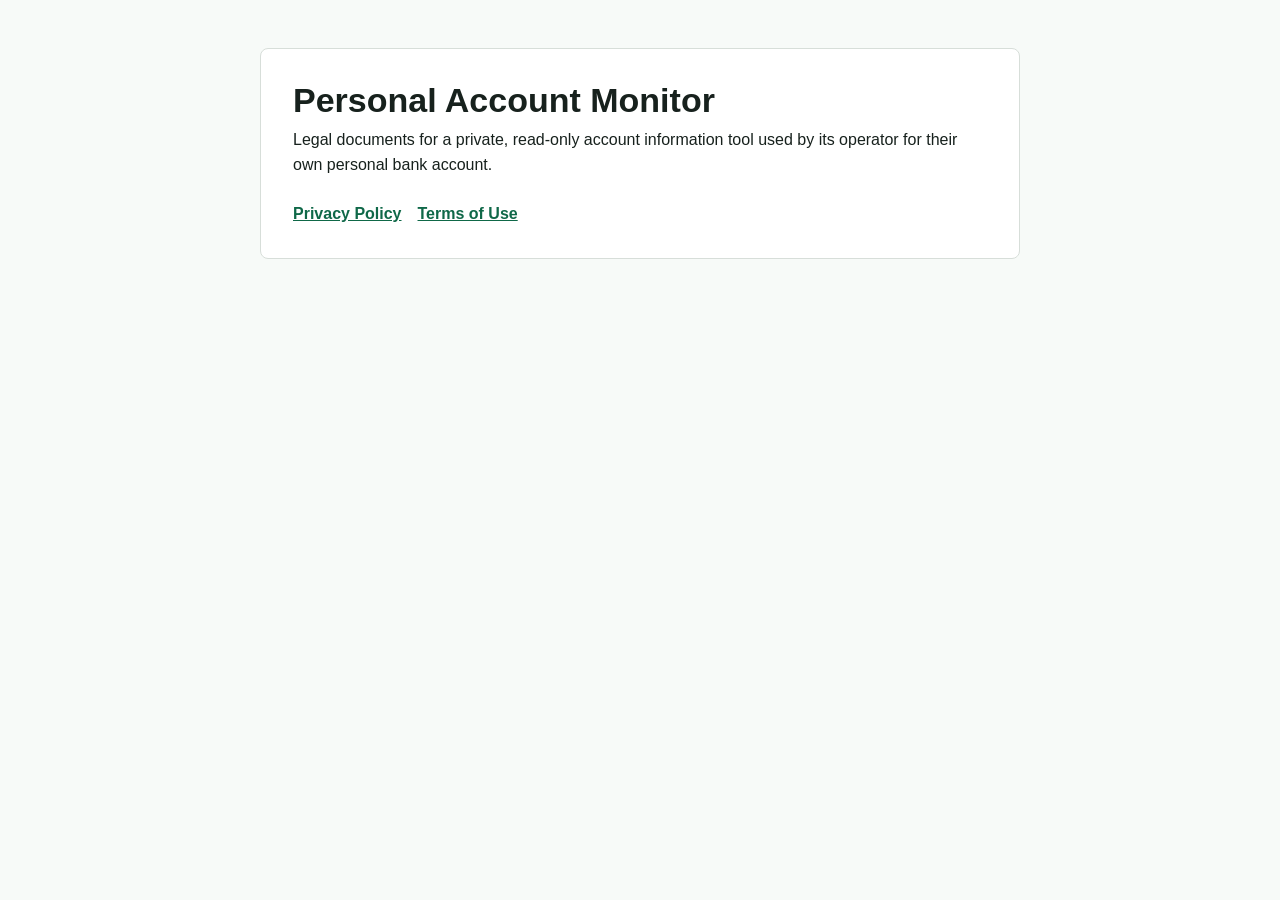
<file: index.html>
<!doctype html>
<html lang="en">
  <head>
    <meta charset="utf-8">
    <meta name="viewport" content="width=device-width, initial-scale=1">
    <title>Personal Account Monitor Legal</title>
    <link rel="stylesheet" href="./styles.css">
  </head>
  <body>
    <main>
      <h1>Personal Account Monitor</h1>
      <p>
        Legal documents for a private, read-only account information tool used
        by its operator for their own personal bank account.
      </p>
      <nav>
        <a href="./privacy.html">Privacy Policy</a>
        <a href="./terms.html">Terms of Use</a>
      </nav>
    </main>
  </body>
</html>
</file>
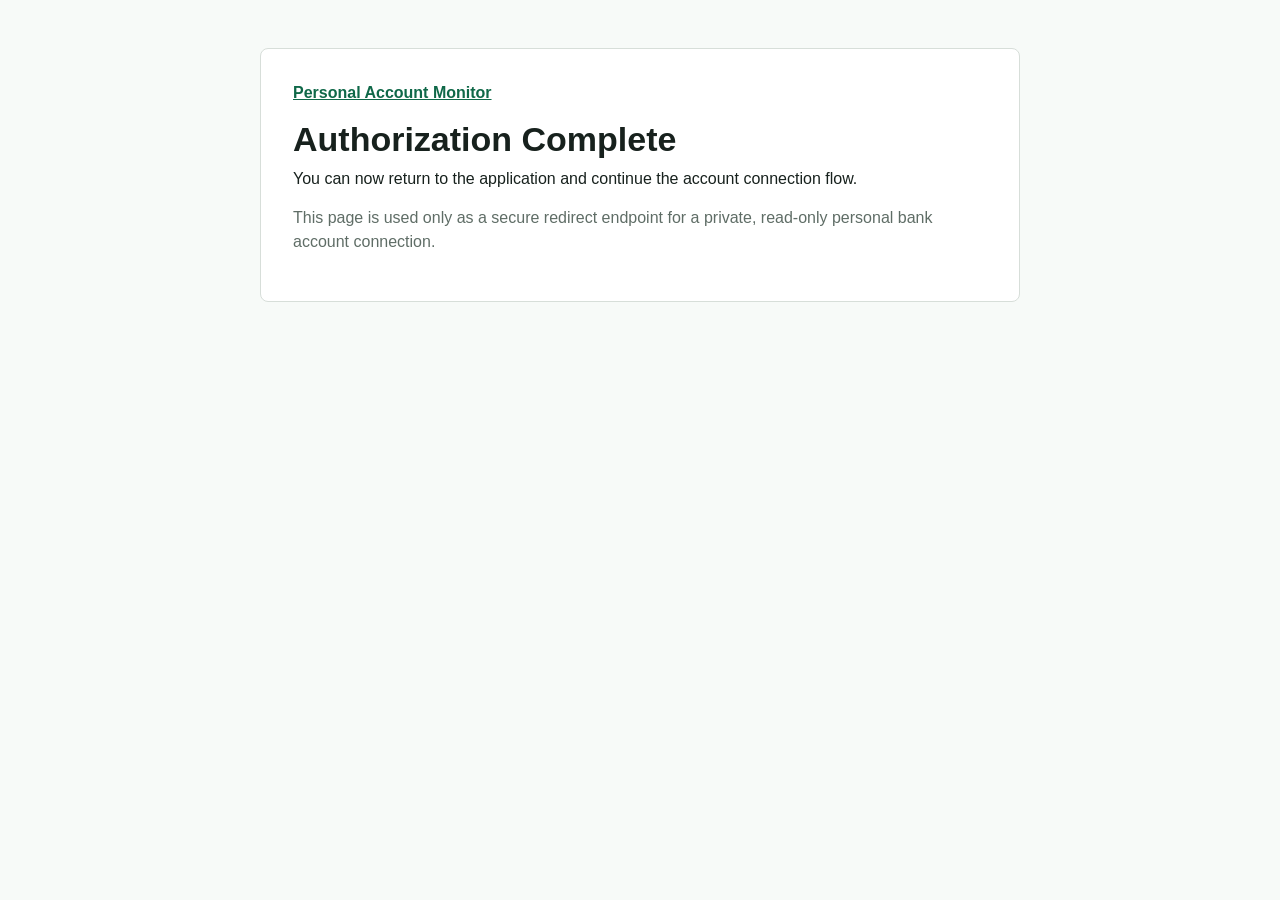
<file: callback/index.html>
<!doctype html>
<html lang="en">
  <head>
    <meta charset="utf-8">
    <meta name="viewport" content="width=device-width, initial-scale=1">
    <title>Authorization Complete - Personal Account Monitor</title>
    <link rel="stylesheet" href="../styles.css">
  </head>
  <body>
    <main>
      <p><a href="../index.html">Personal Account Monitor</a></p>
      <h1>Authorization Complete</h1>
      <p>
        You can now return to the application and continue the account
        connection flow.
      </p>
      <p class="muted">
        This page is used only as a secure redirect endpoint for a private,
        read-only personal bank account connection.
      </p>
    </main>
  </body>
</html>
</file>
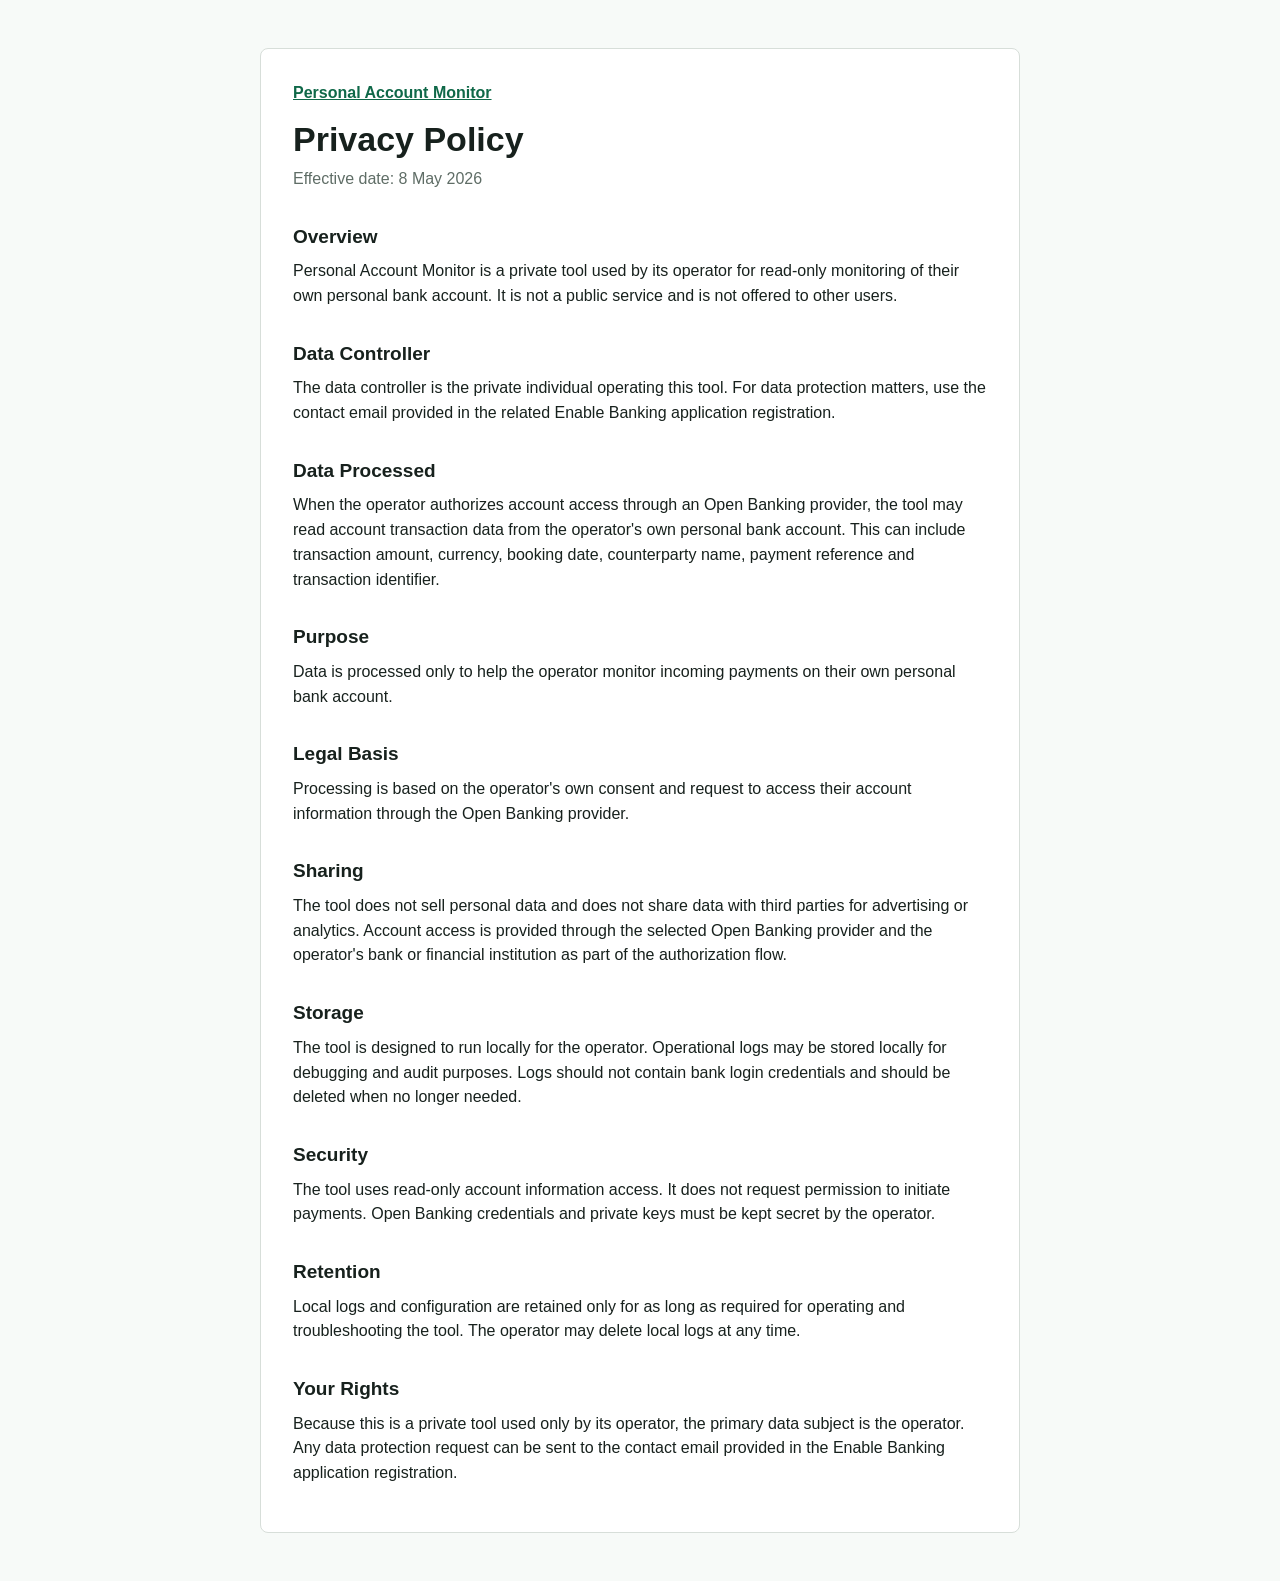
<file: privacy.html>
<!doctype html>
<html lang="en">
  <head>
    <meta charset="utf-8">
    <meta name="viewport" content="width=device-width, initial-scale=1">
    <title>Privacy Policy - Personal Account Monitor</title>
    <link rel="stylesheet" href="./styles.css">
  </head>
  <body>
    <main>
      <p><a href="./index.html">Personal Account Monitor</a></p>
      <h1>Privacy Policy</h1>
      <p class="muted">Effective date: 8 May 2026</p>

      <h2>Overview</h2>
      <p>
        Personal Account Monitor is a private tool used by its operator for
        read-only monitoring of their own personal bank account. It is not a
        public service and is not offered to other users.
      </p>

      <h2>Data Controller</h2>
      <p>
        The data controller is the private individual operating this tool. For
        data protection matters, use the contact email provided in the related
        Enable Banking application registration.
      </p>

      <h2>Data Processed</h2>
      <p>
        When the operator authorizes account access through an Open Banking
        provider, the tool may read account transaction data from the operator's
        own personal bank account. This can include transaction amount,
        currency, booking date, counterparty name, payment reference and
        transaction identifier.
      </p>

      <h2>Purpose</h2>
      <p>
        Data is processed only to help the operator monitor incoming payments
        on their own personal bank account.
      </p>

      <h2>Legal Basis</h2>
      <p>
        Processing is based on the operator's own consent and request to access
        their account information through the Open Banking provider.
      </p>

      <h2>Sharing</h2>
      <p>
        The tool does not sell personal data and does not share data with third
        parties for advertising or analytics. Account access is provided through
        the selected Open Banking provider and the operator's bank or financial
        institution as part of the authorization flow.
      </p>

      <h2>Storage</h2>
      <p>
        The tool is designed to run locally for the operator. Operational logs
        may be stored locally for debugging and audit purposes. Logs should not
        contain bank login credentials and should be deleted when no longer
        needed.
      </p>

      <h2>Security</h2>
      <p>
        The tool uses read-only account information access. It does not request
        permission to initiate payments. Open Banking credentials and private
        keys must be kept secret by the operator.
      </p>

      <h2>Retention</h2>
      <p>
        Local logs and configuration are retained only for as long as required
        for operating and troubleshooting the tool. The operator may delete
        local logs at any time.
      </p>

      <h2>Your Rights</h2>
      <p>
        Because this is a private tool used only by its operator, the primary
        data subject is the operator. Any data protection request can be sent to
        the contact email provided in the Enable Banking application
        registration.
      </p>
    </main>
  </body>
</html>
</file>
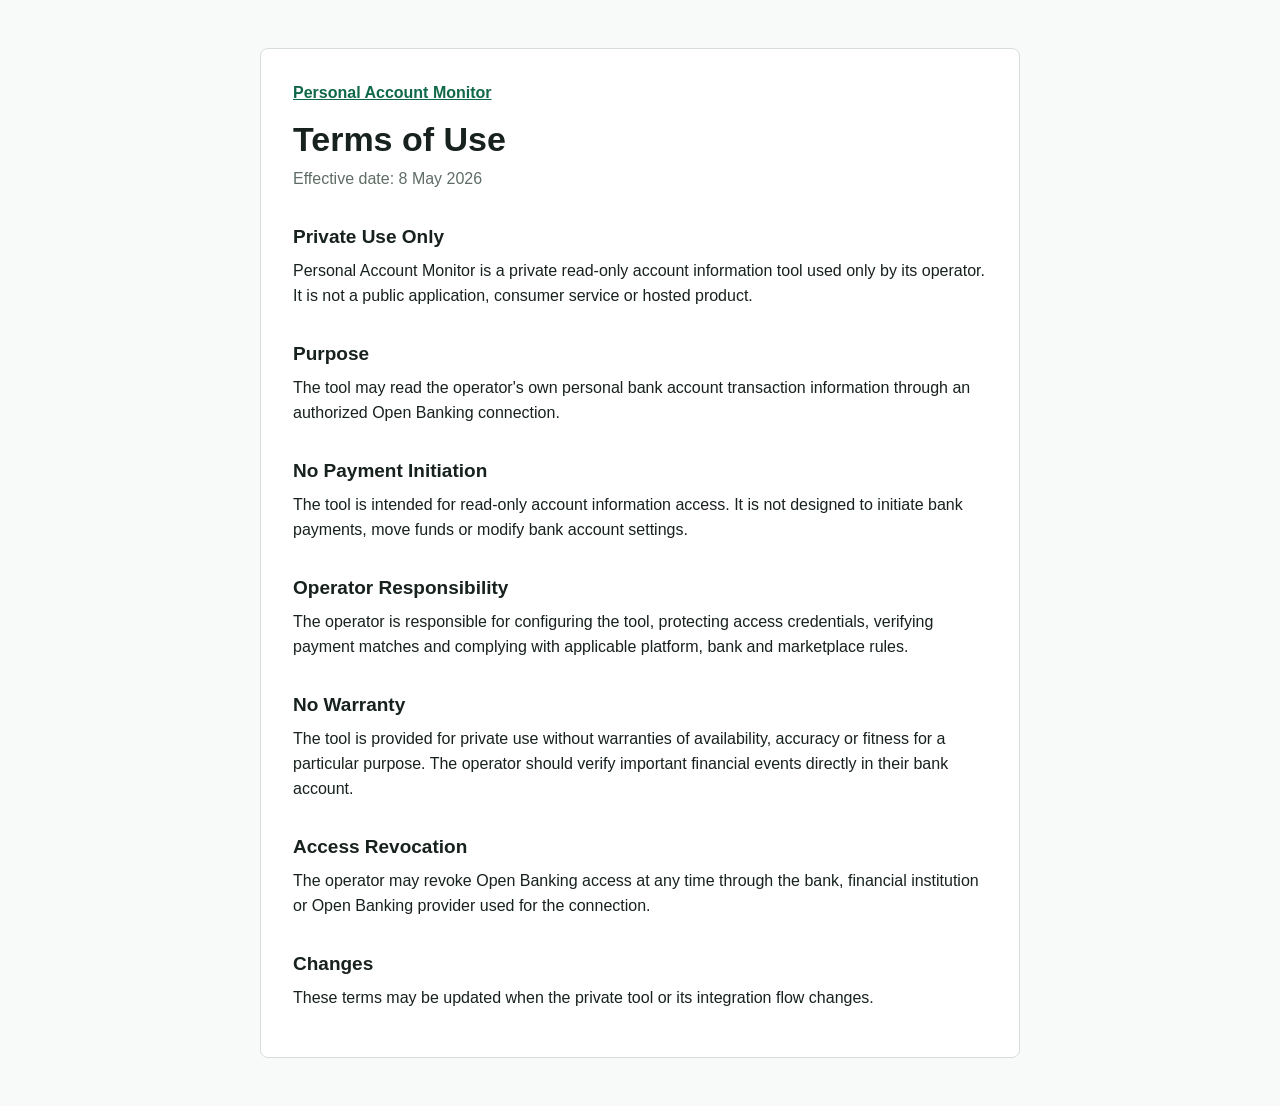
<file: terms.html>
<!doctype html>
<html lang="en">
  <head>
    <meta charset="utf-8">
    <meta name="viewport" content="width=device-width, initial-scale=1">
    <title>Terms of Use - Personal Account Monitor</title>
    <link rel="stylesheet" href="./styles.css">
  </head>
  <body>
    <main>
      <p><a href="./index.html">Personal Account Monitor</a></p>
      <h1>Terms of Use</h1>
      <p class="muted">Effective date: 8 May 2026</p>

      <h2>Private Use Only</h2>
      <p>
        Personal Account Monitor is a private read-only account information
        tool used only by its operator. It is not a public application,
        consumer service or hosted product.
      </p>

      <h2>Purpose</h2>
      <p>
        The tool may read the operator's own personal bank account transaction
        information through an authorized Open Banking connection.
      </p>

      <h2>No Payment Initiation</h2>
      <p>
        The tool is intended for read-only account information access. It is not
        designed to initiate bank payments, move funds or modify bank account
        settings.
      </p>

      <h2>Operator Responsibility</h2>
      <p>
        The operator is responsible for configuring the tool, protecting access
        credentials, verifying payment matches and complying with applicable
        platform, bank and marketplace rules.
      </p>

      <h2>No Warranty</h2>
      <p>
        The tool is provided for private use without warranties of availability,
        accuracy or fitness for a particular purpose. The operator should verify
        important financial events directly in their bank account.
      </p>

      <h2>Access Revocation</h2>
      <p>
        The operator may revoke Open Banking access at any time through the
        bank, financial institution or Open Banking provider used for the
        connection.
      </p>

      <h2>Changes</h2>
      <p>
        These terms may be updated when the private tool or its integration
        flow changes.
      </p>
    </main>
  </body>
</html>
</file>
<file: styles.css>
:root {
  color-scheme: light;
  --text: #17211d;
  --muted: #5f6d66;
  --line: #d7ded9;
  --link: #0f6848;
  --bg: #f7faf8;
  --panel: #ffffff;
}

* {
  box-sizing: border-box;
}

body {
  margin: 0;
  background: var(--bg);
  color: var(--text);
  font-family: -apple-system, BlinkMacSystemFont, "Segoe UI", sans-serif;
  line-height: 1.55;
}

main {
  width: min(760px, calc(100% - 32px));
  margin: 48px auto;
  padding: 32px;
  background: var(--panel);
  border: 1px solid var(--line);
  border-radius: 8px;
}

h1 {
  margin: 0 0 8px;
  font-size: 34px;
  line-height: 1.15;
}

h2 {
  margin: 30px 0 8px;
  font-size: 19px;
}

p {
  margin: 0 0 14px;
}

a {
  color: var(--link);
  font-weight: 650;
}

nav {
  display: flex;
  gap: 16px;
  flex-wrap: wrap;
  margin-top: 24px;
}

.muted {
  color: var(--muted);
}

@media (max-width: 560px) {
  main {
    margin: 20px auto;
    padding: 22px;
  }

  h1 {
    font-size: 28px;
  }
}
</file>
